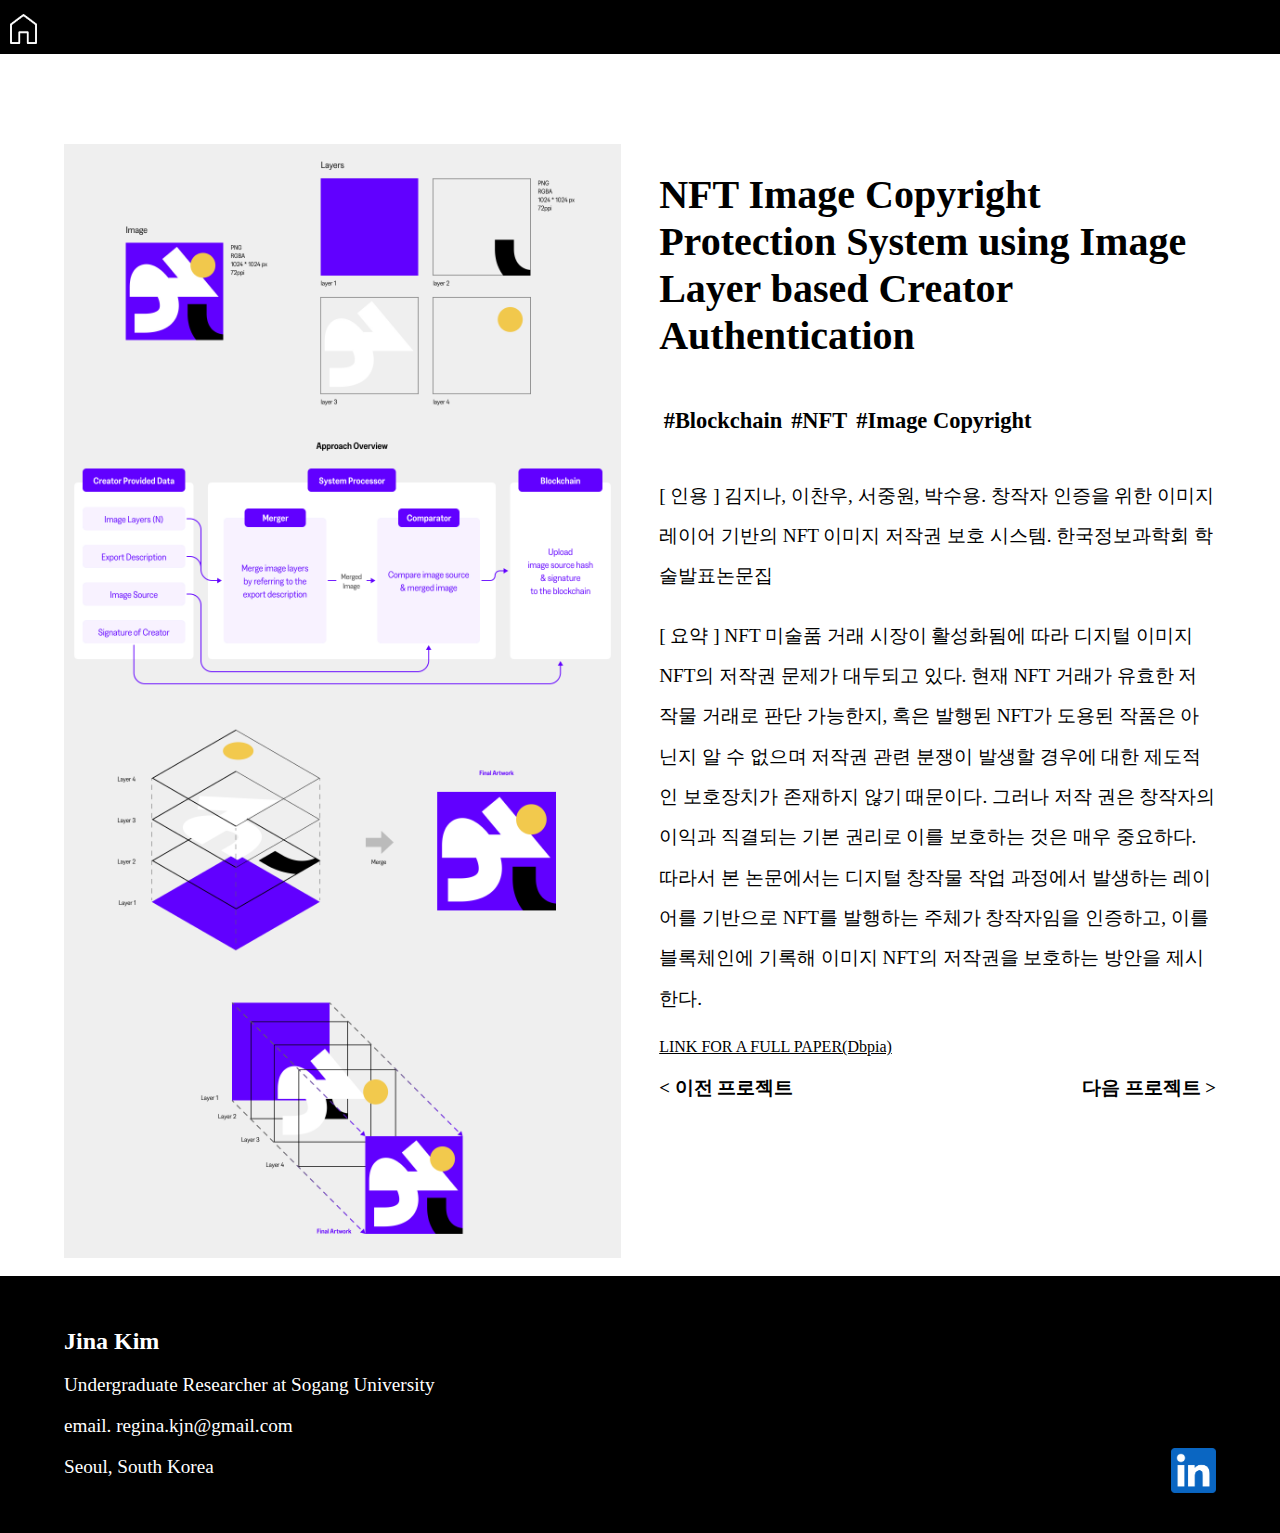
<file: prjs/prj1.html>
<!DOCTYPE html>
<html lang="en">
<head>
    <meta charset="UTF-8">
    <meta name="viewport" content="width=device-width, initial-scale=1.0">
    <title>JINA KIM</title>
    <link rel="stylesheet" href="prj_style.css">
    <link href="https://hangeul.pstatic.net/hangeul_static/css/NanumBarunGothicYetHangul.css" rel="stylesheet">
</head>

<body>
    <div class="nav">
        <a href="../index.html" style="color:white; text-decoration: none;"><img src="../images/icon/home_white.png" class="icon"></a>
    </div>
    
    <div class="container">
        <div class="item">
            <div class="slider-wrapper">
                <div class="image-list">
                    <img src="../images/prj1_nft_archive/Frame_3.jpg" class="image-item">
                    <img src="../images/prj1_nft_archive/Frame_59.jpg" class="image-item">
                    <img src="../images/prj1_nft_archive/Frame_58.jpg" class="image-item">
                    <img src="../images/prj1_nft_archive/Frame_61.jpg" class="image-item">
                </div>
            </div>
        </div>
        
        <div class="item">
            <div class="detail_title">
                <h1>NFT Image Copyright Protection System using Image Layer based Creator Authentication</h1>
                <div class="tags">
                    <div class="tag"><h3>#Blockchain</h3></div>
                    <div class="tag"><h3>#NFT</h3></div>
                    <div class="tag"><h3>#Image Copyright</h3></div>
                </div>
                <p>[ 인용 ] 김지나, 이찬우, 서중원, 박수용. 창작자 인증을 위한 이미지 레이어 기반의 NFT 이미지 저작권 보호 시스템. 한국정보과학회 학술발표논문집</p>
                <p>
                    [ 요약 ] NFT 미술품 거래 시장이 활성화됨에 따라 디지털 이미지 NFT의 저작권 문제가 대두되고 있다.
                    현재 NFT 거래가 유효한 저작물 거래로 판단 가능한지, 혹은 발행된 NFT가 도용된 작품은 아닌지 알 수 없으며 
                    저작권 관련 분쟁이 발생할 경우에 대한 제도적인 보호장치가 존재하지 않기 때문이다. 
                    그러나 저작 권은 창작자의 이익과 직결되는 기본 권리로 이를 보호하는 것은 매우 중요하다. 
                    따라서 본 논문에서는 디지털 창작물 작업 과정에서 발생하는 레이어를 기반으로 NFT를 발행하는 주체가 창작자임을 인증하고, 
                    이를 블록체인에 기록해 이미지 NFT의 저작권을 보호하는 방안을 제시한다.
                </p>
                <a href="https://www.dbpia.co.kr/journal/articleDetail?nodeId=NODE11113898">LINK FOR A FULL PAPER(Dbpia)</a>
            </div>

            <div class="prjnav">
                <div class="button left">
                    <a href="./prj1.html"><h3>< 이전 프로젝트 </h3></a>
                </div>
                <div class="button right">
                    <a href="./prj2.html"><h3>다음 프로젝트 ></h3></a>
                </div>
            </div>
        </div>
    </div>

    <div class="footer">
        <div class="footer-content-box">
            <h1>Jina Kim</h1>
            <p>Undergraduate Researcher at Sogang University</p>
            <p>email. regina.kjn@gmail.com</p>
            <p>Seoul, South Korea</p>
        </div>
        <div class="footer-content-box logos">
            <a href="https://www.linkedin.com/in/regina-kim-bb2463219/"><img src="../images/logo/linkedin.png"></a>
        </div>
    </div>
    
</body>
</html>
</file>
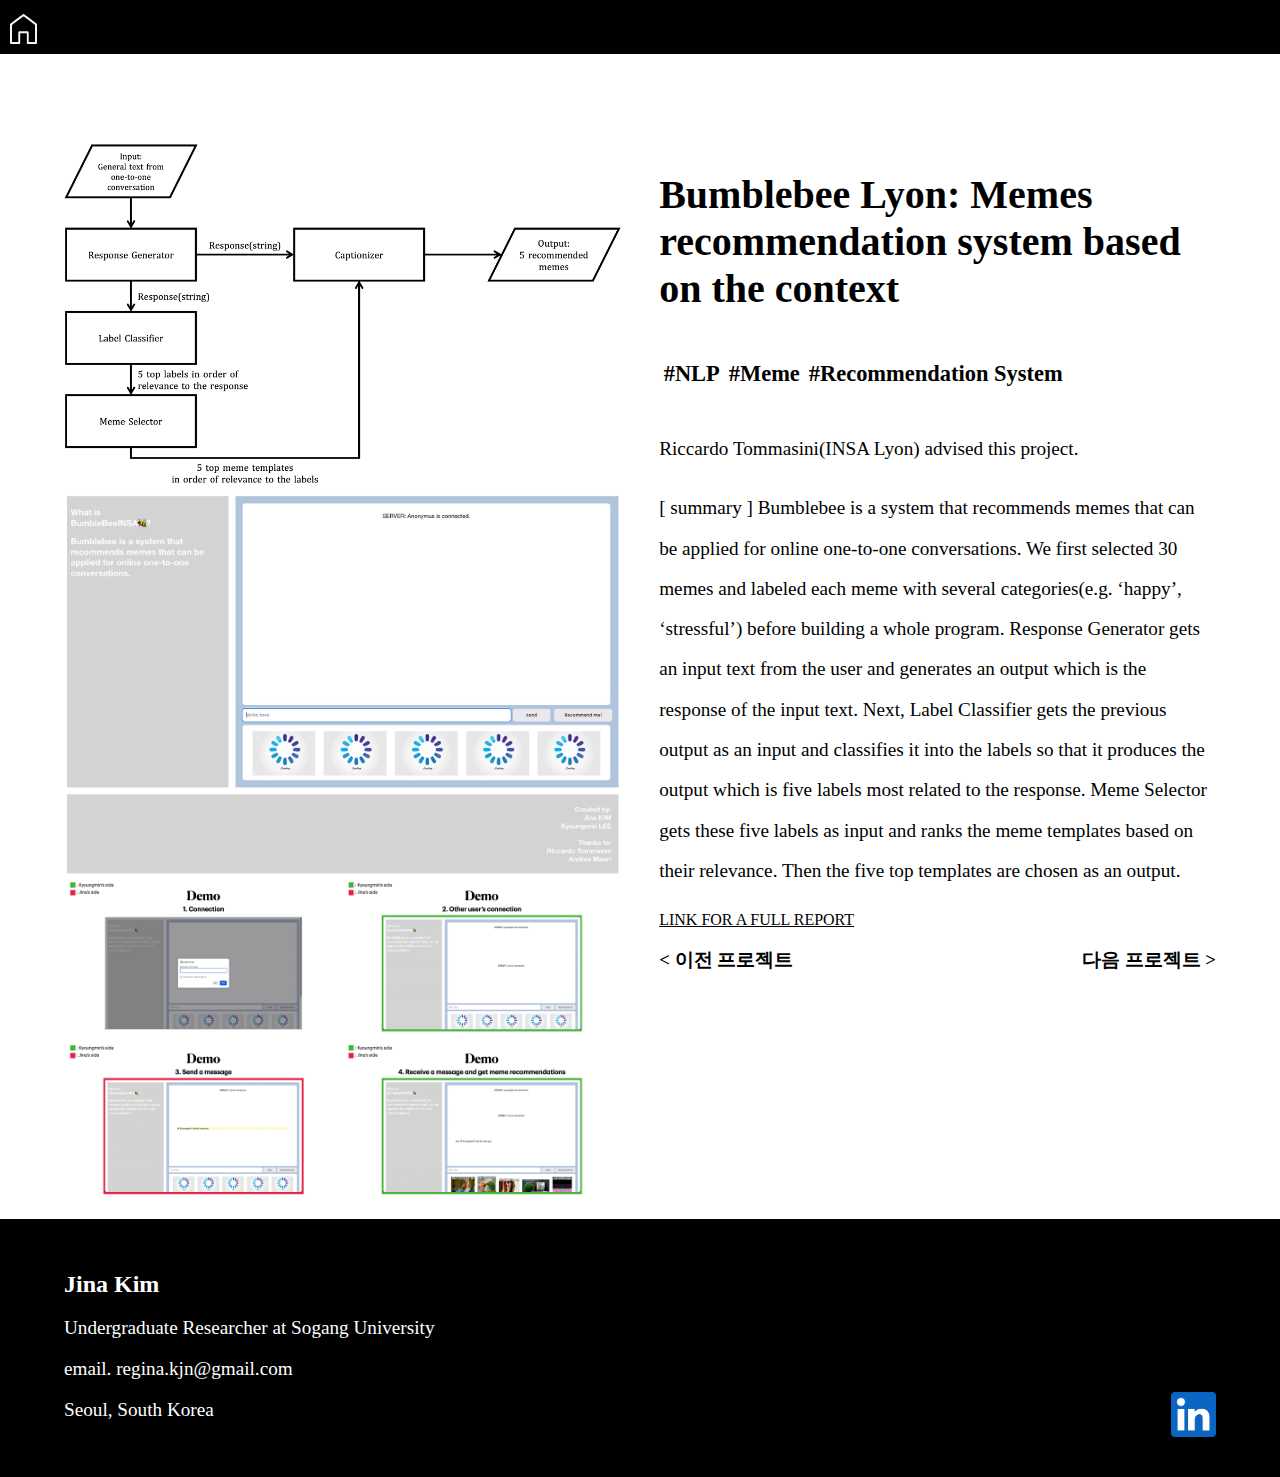
<file: prjs/prj2.html>
<!DOCTYPE html>
<html lang="en">
<head>
    <meta charset="UTF-8">
    <meta name="viewport" content="width=device-width, initial-scale=1.0">
    <title>JINA KIM</title>
    <link rel="stylesheet" href="prj_style.css">
    <link href="https://hangeul.pstatic.net/hangeul_static/css/NanumBarunGothicYetHangul.css" rel="stylesheet">
</head>

<body>
    <div class="nav">
        <a href="../index.html" style="color:white; text-decoration: none;"><img src="../images/icon/home_white.png" class="icon"></a>
    </div>
    
    <div class="container">
        <div class="item">
            <div class="slider-wrapper">
                <div class="image-list">
                    <img src="../images/prj2_bumblebee/systemflow.png" class="image-item">
                    <img src="../images/prj2_bumblebee/ui1.png" class="image-item">
                    <img src="../images/prj2_bumblebee/demos.png" class="image-item">
                    
                </div>
            </div>
        </div>
        
        <div class="item">
            <div class="detail_title">
                <h1>Bumblebee Lyon: Memes recommendation system based on the context</h1>
                <div class="tags">
                    <div class="tag"><h3>#NLP</h3></div>
                    <div class="tag"><h3>#Meme</h3></div>
                    <div class="tag"><h3>#Recommendation System</h3></div>
                </div>
                <p>Riccardo Tommasini(INSA Lyon) advised this project.</p>
                <p>
                    [ summary ] Bumblebee is a system that recommends memes that can be applied for online one-to-one
                    conversations. We first selected 30 memes and labeled each meme with several
                    categories(e.g. ‘happy’, ‘stressful’) before building a whole program. Response Generator
                    gets an input text from the user and generates an output which is the response of the input
                    text. Next, Label Classifier gets the previous output as an input and classifies it into the labels
                    so that it produces the output which is five labels most related to the response. Meme
                    Selector gets these five labels as input and ranks the meme templates based on their
                    relevance. Then the five top templates are chosen as an output.
                </p>
                <a href="https://drive.google.com/file/d/10RKu4YAPx2zPEOag1rd81sE6mPY2D8xN/view">LINK FOR A FULL REPORT</a>
            </div>

            <div class="prjnav">
                <div class="button left">
                    <a href="./prj1.html"><h3>< 이전 프로젝트 </h3></a>
                </div>
                <div class="button right">
                    <a href="./prj3.html"><h3>다음 프로젝트 ></h3></a>
                </div>
            </div>
        </div>
    </div>

    <div class="footer">
        <div class="footer-content-box">
            <h1>Jina Kim</h1>
            <p>Undergraduate Researcher at Sogang University</p>
            <p>email. regina.kjn@gmail.com</p>
            <p>Seoul, South Korea</p>
        </div>
        <div class="footer-content-box logos">
            <a href="https://www.linkedin.com/in/regina-kim-bb2463219/"><img src="../images/logo/linkedin.png"></a>
        </div>
    </div>
    
</body>
</html>
</file>
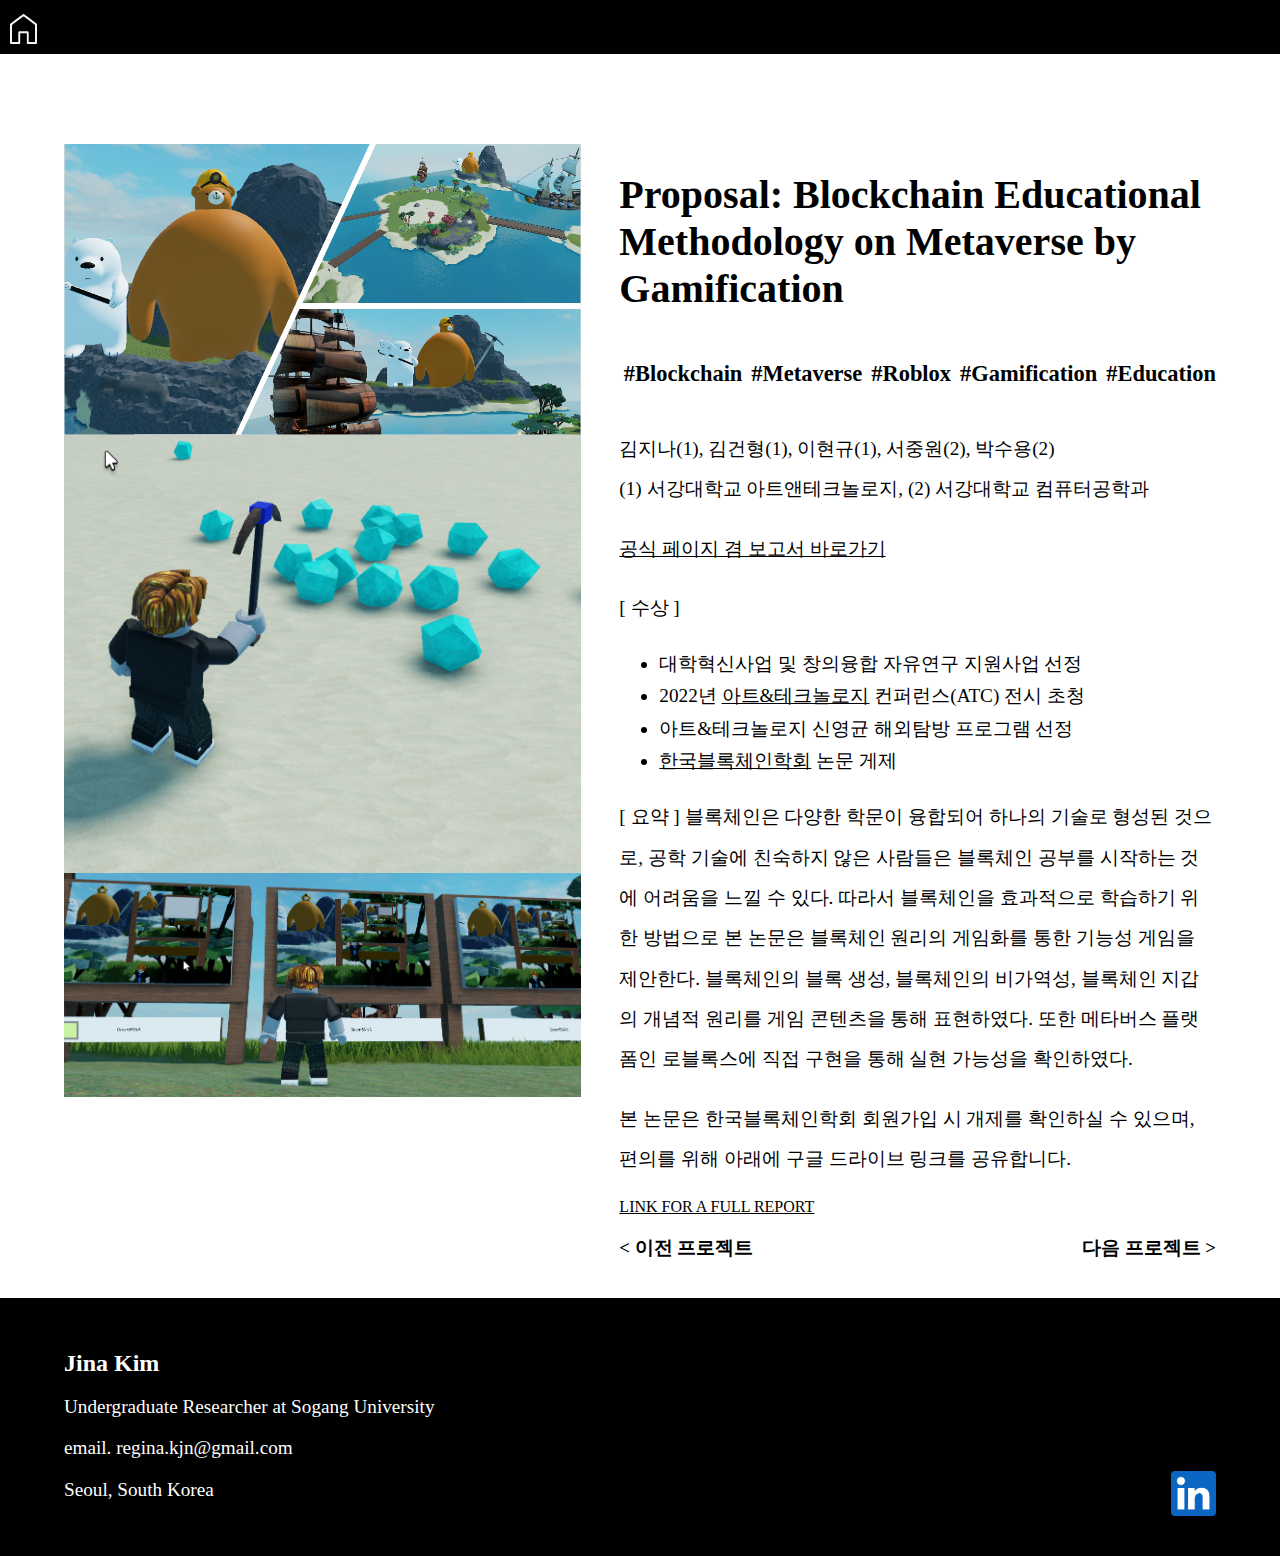
<file: prjs/prj3.html>
<!DOCTYPE html>
<html lang="en">
<head>
    <meta charset="UTF-8">
    <meta name="viewport" content="width=device-width, initial-scale=1.0">
    <title>JINA KIM</title>
    <link rel="stylesheet" href="prj_style.css">
    <link href="https://hangeul.pstatic.net/hangeul_static/css/NanumBarunGothicYetHangul.css" rel="stylesheet">
</head>

<body>
    <div class="nav">
        <a href="../index.html" style="color:white; text-decoration: none;"><img src="../images/icon/home_white.png" class="icon"></a>
    </div>
    
    <div class="container">
        <div class="item">
            <div class="slider-wrapper">
                <div class="image-list">
                    <img src="../images/prj3_kna/overview.png" class="image-item">
                    <img src="../images/prj3_kna/mining.png" class="image-item">
                    <img src="../images/prj3_kna/photos.png" class="image-item">
                    
                </div>
            </div>
        </div>
        
        <div class="item">
            <div class="detail_title">
                <h1>Proposal: Blockchain Educational Methodology on Metaverse by Gamification</h1>
                <div class="tags">
                    <div class="tag"><h3>#Blockchain</h3></div>
                    <div class="tag"><h3>#Metaverse</h3></div>
                    <div class="tag"><h3>#Roblox</h3></div>
                    <div class="tag"><h3>#Gamification</h3></div>
                    <div class="tag"><h3>#Education</h3></div>
                </div>
                <p>김지나(1), 김건형(1), 이현규(1), 서중원(2), 박수용(2) </br>
                    (1) 서강대학교 아트앤테크놀로지, (2) 서강대학교 컴퓨터공학과
                </p>
                <p><a href="https://tentiti.notion.site/Welcome-to-KNA-Island-097d5fd6ecfa48b6a6a31d36f1dd683e">공식 페이지 겸 보고서 바로가기</a></p>
                <p>[ 수상 ]
                    <ul>
                        <li>대학혁신사업 및 창의융합 자유연구 지원사업 선정</li>
                        <li>2022년 <a href="http://creative.sogang.ac.kr">아트&테크놀로지</a> 컨퍼런스(ATC) 전시 초청</li>
                        <li>아트&테크놀로지 신영균 해외탐방 프로그램 선정</li>
                        <li><a href="http://www.ksblockchain.or.kr/home/">한국블록체인학회</a> 논문 게제</li>
                    </ul>
                    
                </p>
                <p>
                    [ 요약 ] 블록체인은 다양한 학문이 융합되어 하나의 기술로 형성된 것으로, 
                    공학 기술에 친숙하지 않은 사람들은 블록체인 공부를 시작하는 것에 어려움을 느낄 수 있다. 
                    따라서 블록체인을 효과적으로 학습하기 위한 방법으로 본 논문은 블록체인 원리의 게임화를 통한 기능성 게임을 제안한다. 
                    블록체인의 블록 생성, 블록체인의 비가역성, 블록체인 지갑의 개념적 원리를 게임 콘텐츠을 통해 표현하였다. 
                    또한 메타버스 플랫폼인 로블록스에 직접 구현을 통해 실현 가능성을 확인하였다.
                </p>
                <p>본 논문은 한국블록체인학회 회원가입 시 개제를 확인하실 수 있으며, 편의를 위해 아래에 구글 드라이브 링크를 공유합니다.</p>
                <a href="https://drive.google.com/file/u/1/d/1_LmcgiBfCFnbCC1MvJUXw7F5rbu-LIxq/view?usp=sharing">LINK FOR A FULL REPORT</a>
            </div>

            <div class="prjnav">
                <div class="button left">
                    <a href="./prj2.html"><h3>< 이전 프로젝트 </h3></a>
                </div>
                <div class="button right">
                    <a href="./prj4.html"><h3>다음 프로젝트 ></h3></a>
                </div>
            </div>
        </div>
    </div>

    <div class="footer">
        <div class="footer-content-box">
            <h1>Jina Kim</h1>
            <p>Undergraduate Researcher at Sogang University</p>
            <p>email. regina.kjn@gmail.com</p>
            <p>Seoul, South Korea</p>
        </div>
        <div class="footer-content-box logos">
            <a href="https://www.linkedin.com/in/regina-kim-bb2463219/"><img src="../images/logo/linkedin.png"></a>
        </div>
    </div>
    
</body>
</html>
</file>
<file: prjs/prj_style.css>
body {
    display: flex;
    flex-direction: column;
    background-color: white;
    margin: 0; 
    padding: 0;
    font-family: "NanumBarunGothicYetHangul";
}

p{
    font-size: 1.2em;
}

li{
    font-size: 1.2em;
    line-height: 1.7;
}

a {
    color: black;
}

.nav {
    display: flex;
    background-color:black;
    width: 100vw;
    height: 6vh;
}

.container {
    display: flex;
    width: 100vw;
    padding-bottom: 2vh;
    padding-top: 10vh;
}
.item{
    width: 100%;
}
.item +.item{margin-left:3vw;}
.item:first-child{margin-left:5vw;}
.item:last-child{margin-right:5vw;}

.item p{
    line-height: 2.1;
}

.prj_title{
    margin-left: 0.7vw;
    margin-right: 0.7vw;
}
.prj_title h1{
    font-size: 2.5em;
    font-weight: bold;
    text-align: start;
    color: black;
    vertical-align: text-bottom;
}

.detail_title h1{
    font-size: 2.5em;
    font-weight: bold;
    text-align: start;
    color: black;
    vertical-align: text-bottom;
}

.slider-wrapper .image-list{
    display: grid;
    gap: 0;
    overflow-x: auto;
    scrollbar-width: none;
    grid-template-columns: repeat(1, 1fr);
    /* repeat(num_of_prj, 1fr) */
}

.icon{
    padding-left: 0.8vw;
    padding-top: 1.5vh;
    width:3vh;
}

.image-item{
    width:100%;
}

.tags{
    display: flex;
    padding: 0;
    margin: 0;
}
.tag{
    font-size: 1.2em;
}
.tag +.tag{margin-left:0.7vw;}
.tag:first-child{margin-left:0.35vw;}

.prjnav{
    display: flex;
}

.button{
    width: 50%;
}
.button a{
    text-decoration: none;
}
.left{
    text-align: left;
}
.right{
    text-align: right;
}

.footer{
    min-height: 25vh;
    background-color: black;
    color: white;
    display: flex;
    justify-content: space-around;
}
.footer img{
    width: 5vh;
}
.footer-content-box{
    padding-top: 4vh;
    /* padding-left: 5vw; */
    padding-bottom: 4vh;
    width: 40%;
    /* border: 3px solid orange; */

}
.footer-content-box h1{
    font-size: 1.5em;
}
.logos{
    display: flex;
    justify-content: end;
    align-items:flex-end;
}
</file>
